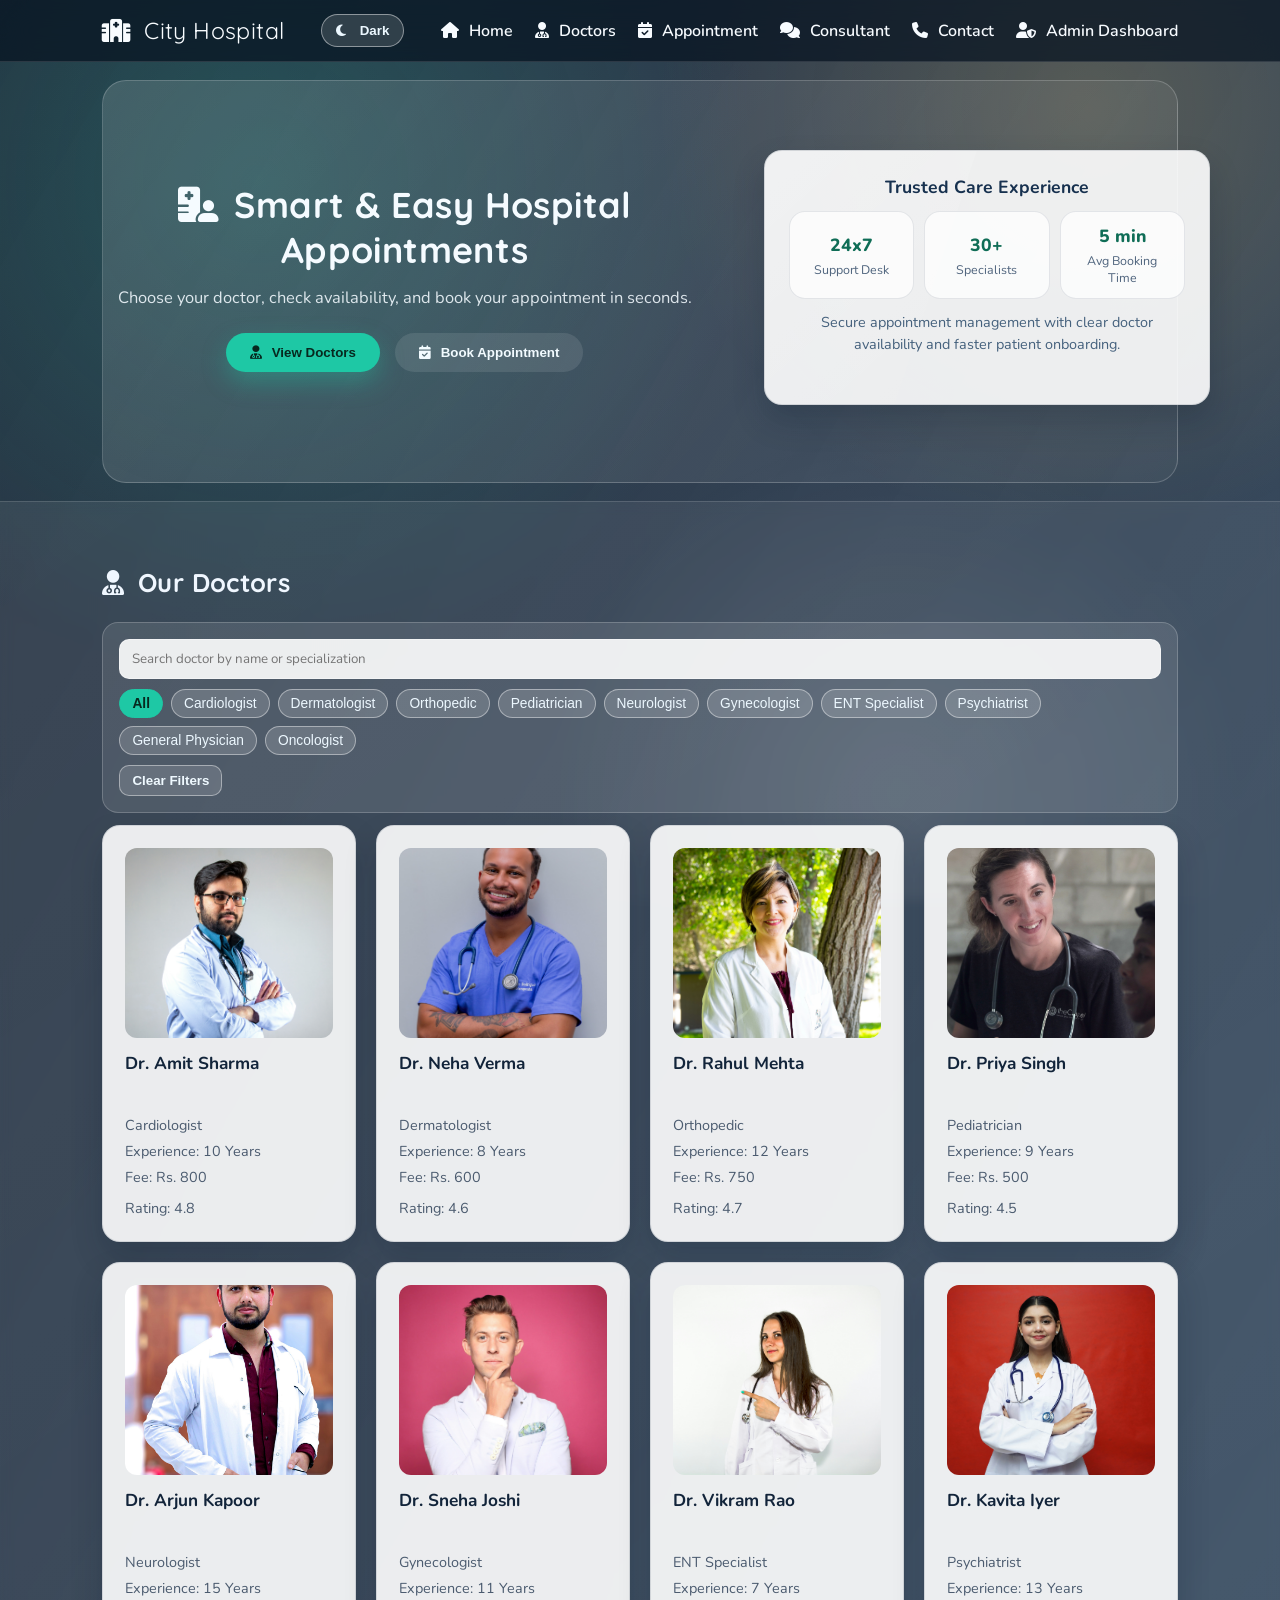
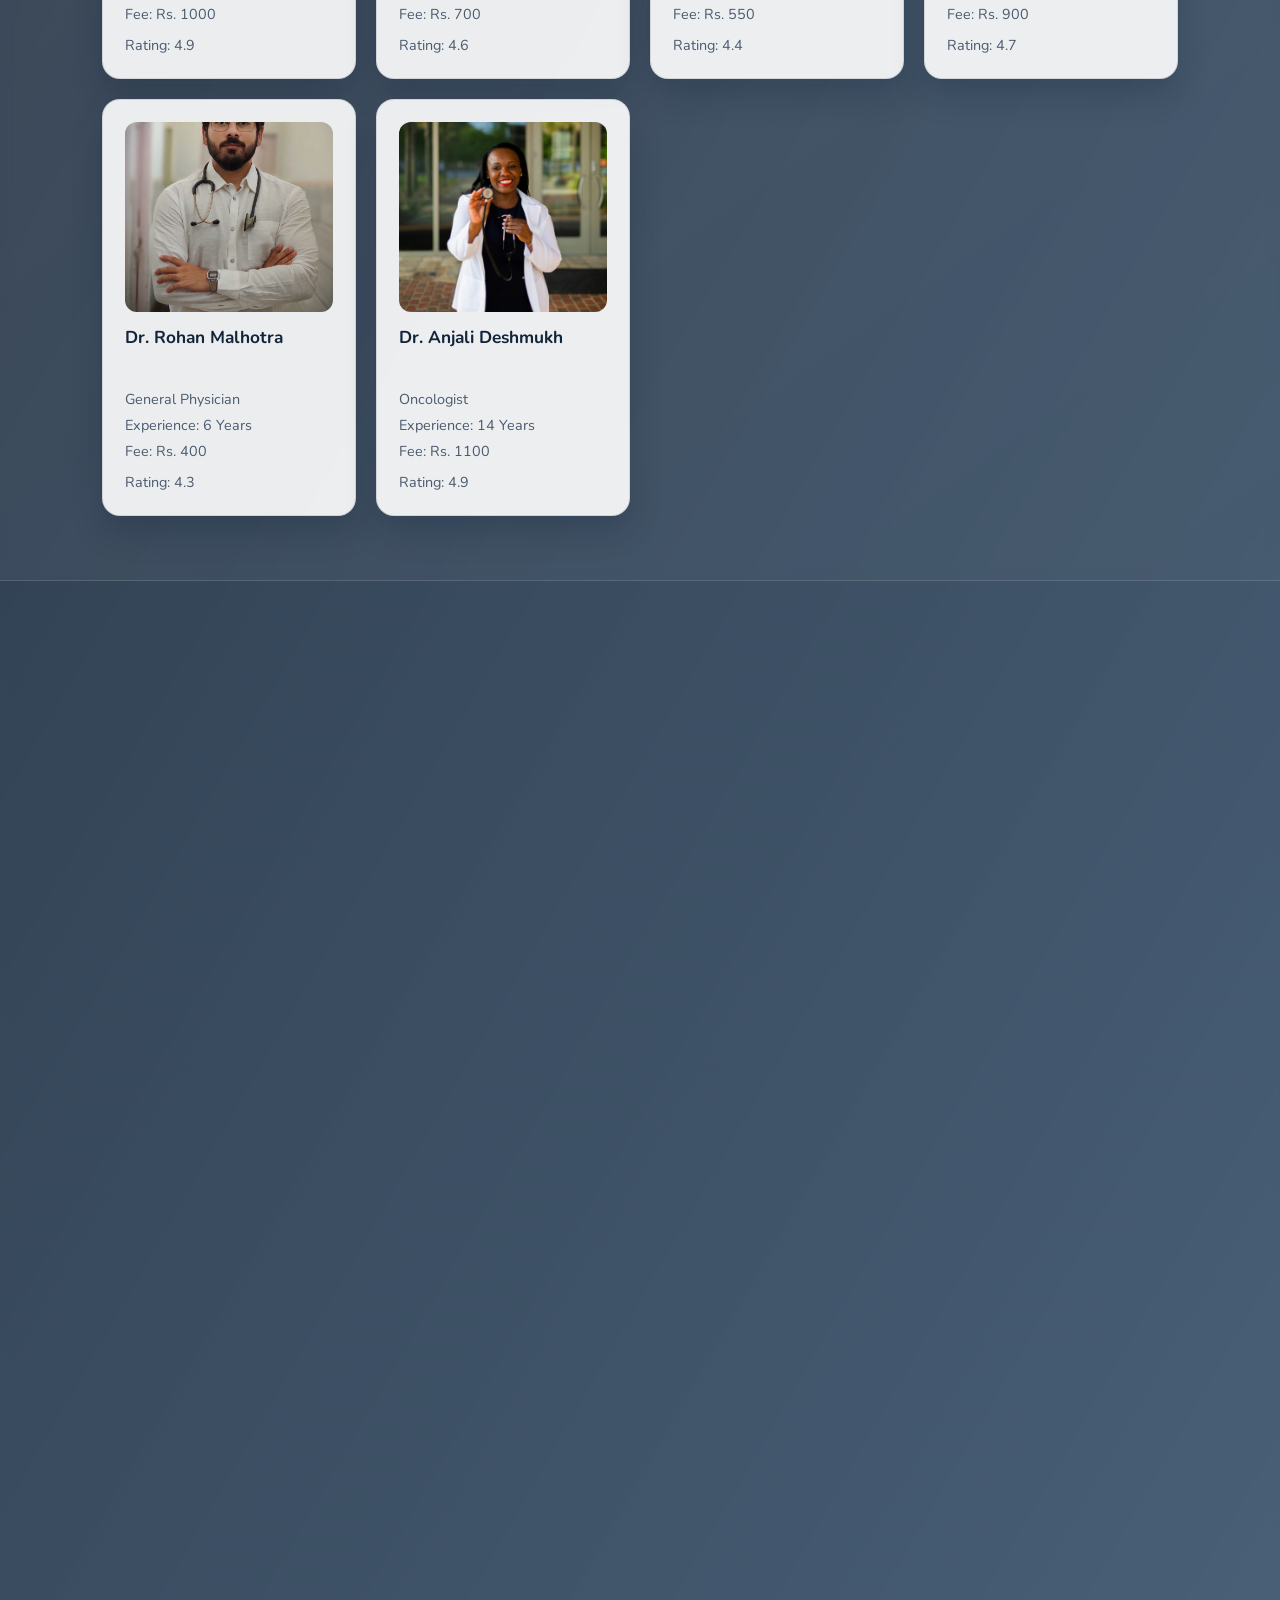
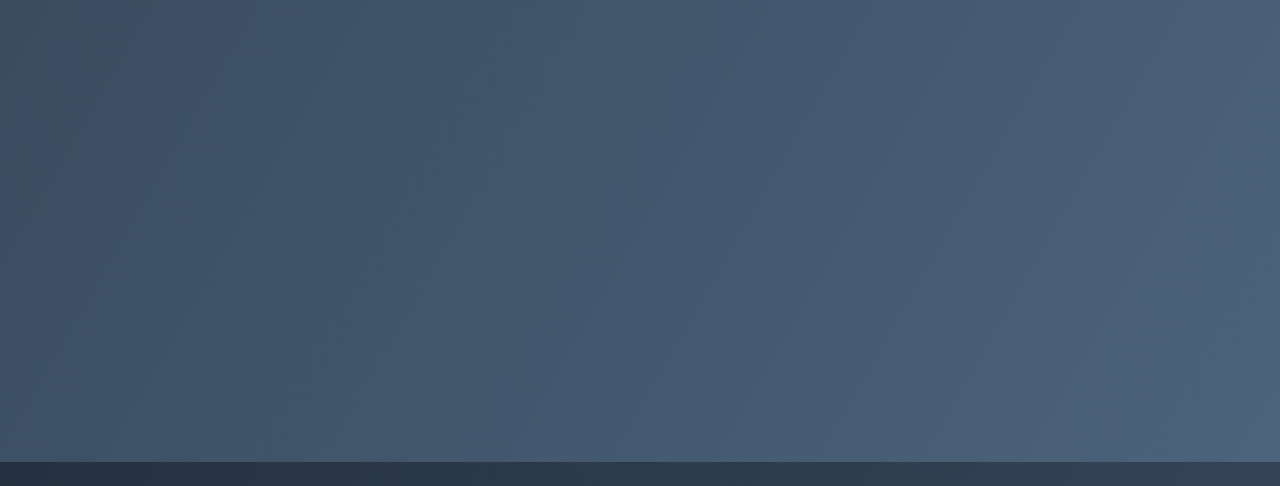
<file: index.html>
<!DOCTYPE html>
<html lang="en">
<head>
    <meta charset="UTF-8">
    <title>Hospital Management System</title>
    <meta name="viewport" content="width=device-width, initial-scale=1.0">

    <link rel="stylesheet" href="https://cdnjs.cloudflare.com/ajax/libs/font-awesome/6.5.1/css/all.min.css">

    <link rel="stylesheet" href="css/style.css">
    <link rel="stylesheet" href="css/layout.css">
    <link rel="stylesheet" href="css/responsive.css">
</head>
<body>

    <header>
        <nav class="navbar">
            <div class="logo">
                <i class="fa-solid fa-hospital"></i> City Hospital
            </div>

            <button id="theme-toggle" class="theme-toggle" type="button" aria-label="Toggle theme">
                <i class="fa-solid fa-moon"></i>
                <span>Dark</span>
            </button>

            <button
                id="nav-toggle"
                class="nav-toggle"
                type="button"
                aria-label="Toggle navigation menu"
                aria-expanded="false"
                aria-controls="primary-nav"
            >
                <i class="fa-solid fa-bars"></i>
            </button>

            <ul id="primary-nav" class="nav-links">
                <li>
                    <a href="#">
                        <i class="fa-solid fa-house"></i> Home
                    </a>
                </li>
                <li>
                    <a href="#doctors">
                        <i class="fa-solid fa-user-doctor"></i> Doctors
                    </a>
                </li>
                <li>
                    <a href="#appointment">
                        <i class="fa-solid fa-calendar-check"></i> Appointment
                    </a>
                </li>
                <li>
                    <a href="#consultant">
                        <i class="fa-solid fa-comments"></i> Consultant
                    </a>
                </li>
                <li>
                    <a href="#contact">
                        <i class="fa-solid fa-phone"></i> Contact
                    </a>
                </li>
                <li>
                    <a href="modal.html" id="admin-link" class="admin-link" target="_self">
                        <i class="fa-solid fa-user-shield"></i>
                        Admin Dashboard
                    </a>
                </li>
            </ul>
        </nav>
    </header>

    <main class="site-main">
        <section class="hero">
            <div class="section-shell">
                <div class="hero-grid">
                    <div class="hero-content">
                        <h1>
                            <i class="fa-solid fa-hospital-user"></i>
                            Smart & Easy Hospital Appointments
                        </h1>

                        <p>
                            Choose your doctor, check availability, and book your appointment in seconds.
                        </p>

                        <div class="hero-buttons">
                            <button id="scrollToDoctors" class="primary-btn">
                                <i class="fa-solid fa-user-doctor"></i>
                                View Doctors
                            </button>

                            <button id="scrollToAppointment" class="secondary-btn">
                                <i class="fa-solid fa-calendar-check"></i>
                                Book Appointment
                            </button>
                        </div>
                    </div>

                    <aside class="hero-panel" aria-label="Trusted care experience highlights">
                        <h3>Trusted Care Experience</h3>
                        <div class="hero-metrics">
                            <div class="metric-item">
                                <span class="metric-value">24x7</span>
                                <span class="metric-label">Support Desk</span>
                            </div>
                            <div class="metric-item">
                                <span class="metric-value">30+</span>
                                <span class="metric-label">Specialists</span>
                            </div>
                            <div class="metric-item">
                                <span class="metric-value">5 min</span>
                                <span class="metric-label">Avg Booking Time</span>
                            </div>
                        </div>
                        <p class="hero-note">
                            Secure appointment management with clear doctor availability and faster patient onboarding.
                        </p>
                    </aside>
                </div>
            </div>
        </section>

        <section id="doctors" class="doctors-section">
            <div class="section-shell">
                <h2>
                    <i class="fa-solid fa-user-doctor"></i>
                    Our Doctors
                </h2>

                <div class="doctor-tools">
                    <input id="doctor-search" class="doctor-search" type="text" placeholder="Search doctor by name or specialization">
                    <div id="specialization-chips" class="chip-group"></div>
                    <button id="clear-doctor-filters" class="filter-reset" type="button">Clear Filters</button>
                </div>

                <div id="doctor-container"></div>
            </div>
        </section>

        <section class="slots-section">
            <div class="section-shell">
                <h2>
                    <i class="fa-solid fa-clock"></i>
                    Available Slots
                </h2>

                <div class="date-picker">
                    <label for="appointment-date">
                        <i class="fa-solid fa-calendar-days"></i>
                        Select Date:
                    </label>
                    <input type="date" id="appointment-date">
                </div>

                <div id="slot-container"></div>
            </div>
        </section>

        <section id="consultant" class="consultant-section">
            <div class="section-shell">
                <h2>
                    <i class="fa-solid fa-comments"></i>
                    Chat With Consultant
                </h2>

                <div class="consultant-card">
                    <p class="consultant-subtext">Tell your symptoms and get doctor suggestions instantly.</p>

                    <textarea
                        id="consultant-input"
                        placeholder="Example: chest pain, breathing issue, high BP"
                        rows="4"
                    ></textarea>

                    <button id="consultant-send" type="button" class="primary-btn consultant-btn">
                        <i class="fa-solid fa-paper-plane"></i>
                        Get Suggestion
                    </button>

                    <div id="consultant-response" class="consultant-response"></div>
                </div>
            </div>
        </section>

        <section id="appointment" class="appointment-section">
            <div class="section-shell">
                <h2>
                    <i class="fa-solid fa-notes-medical"></i>
                    Book Appointment
                </h2>

                <div id="booking-stepper" class="booking-stepper">
                    <div class="step-item" data-step="1">
                        <span class="step-dot">1</span>
                        <span class="step-label">Choose Doctor</span>
                    </div>
                    <div class="step-item" data-step="2">
                        <span class="step-dot">2</span>
                        <span class="step-label">Pick Date</span>
                    </div>
                    <div class="step-item" data-step="3">
                        <span class="step-dot">3</span>
                        <span class="step-label">Select Slot</span>
                    </div>
                    <div class="step-item" data-step="4">
                        <span class="step-dot">4</span>
                        <span class="step-label">Patient Details</span>
                    </div>
                </div>

                <div class="appointment-layout">
                    <form id="appointment-form">
                        <div class="form-group">
                            <label for="patient-name">
                                <i class="fa-solid fa-user"></i> Full Name
                            </label>
                            <input type="text" id="patient-name" required>
                        </div>

                        <div class="form-group">
                            <label for="patient-age">
                                <i class="fa-solid fa-cake-candles"></i> Age
                            </label>
                            <input type="number" id="patient-age" required>
                        </div>

                        <div class="form-group">
                            <label for="patient-phone">
                                <i class="fa-solid fa-phone"></i> Phone Number
                            </label>
                            <input type="tel" id="patient-phone" required>
                        </div>

                        <input type="hidden" id="selected-doctor">
                        <input type="hidden" id="selected-slot">

                        <button type="submit">
                            <i class="fa-solid fa-check"></i> Confirm Booking
                        </button>
                    </form>

                    <aside class="booking-summary">
                        <h3>Booking Checklist</h3>
                        <div class="summary-status" id="summary-status">In Progress</div>
                        <div class="summary-grid">
                            <p><strong>Doctor:</strong> <span id="summary-doctor">Not selected</span></p>
                            <p><strong>Specialization:</strong> <span id="summary-specialization">-</span></p>
                            <p><strong>Date:</strong> <span id="summary-date">Not selected</span></p>
                            <p><strong>Slot:</strong> <span id="summary-slot">Not selected</span></p>
                            <p><strong>Patient:</strong> <span id="summary-patient">Not entered</span></p>
                            <p><strong>Phone:</strong> <span id="summary-phone">Not entered</span></p>
                        </div>
                    </aside>
                </div>
            </div>
        </section>

        <section class="confirmation-section">
            <div class="section-shell">
                <div id="confirmation-message"></div>
            </div>
        </section>
    </main>

    <footer id="contact">
        <p>
            <i class="fa-solid fa-truck-medical"></i>
            Emergency: +91 9876543210
        </p>
        <p>&copy; 2026 City Hospital. All Rights Reserved.</p>
    </footer>

    <div id="toast-container" class="toast-container" aria-live="polite" aria-atomic="true"></div>

    <script src="js/data.js"></script>
    <script src="js/main.js"></script>

</body>
</html>
</file>
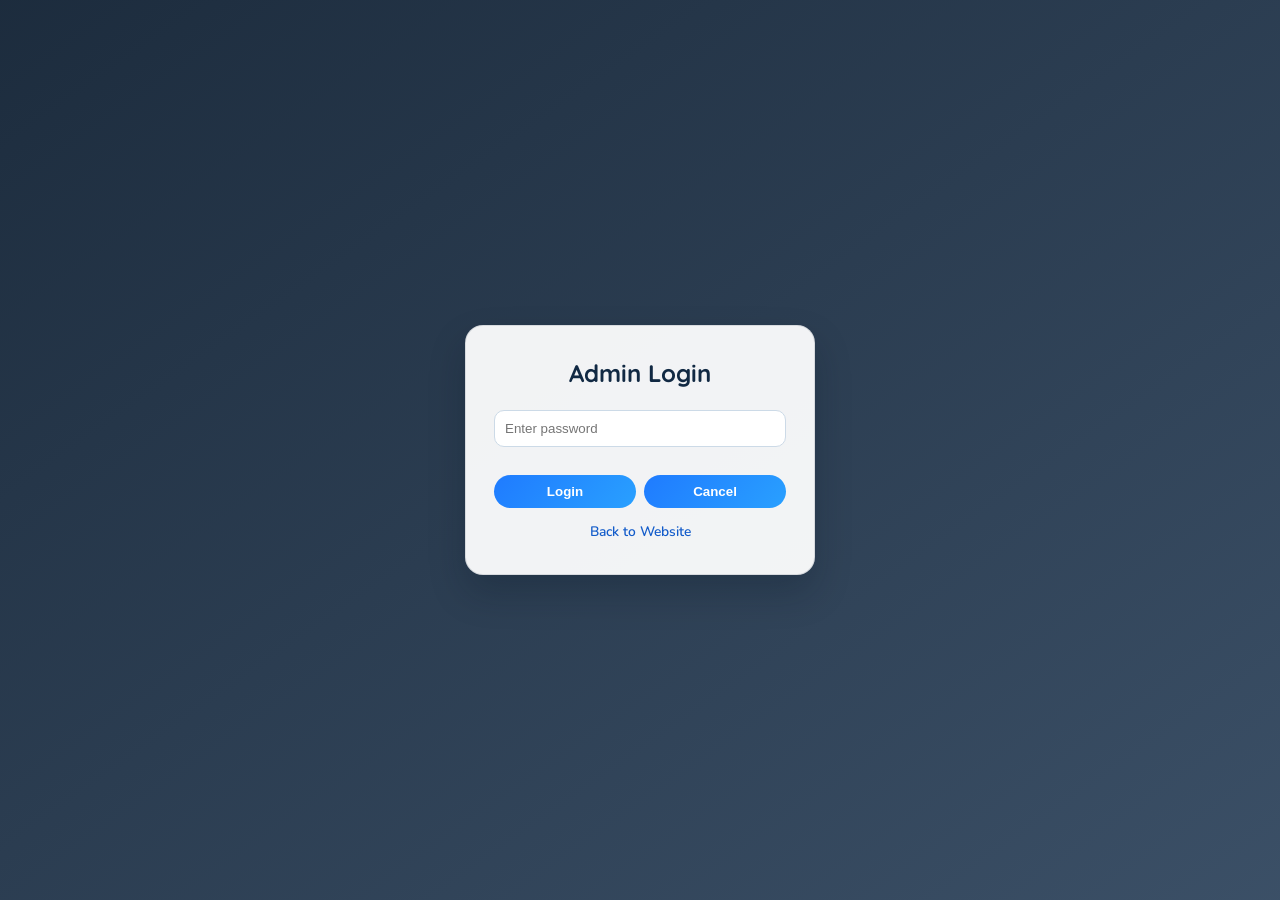
<file: admin-add-doctor.html>
<!DOCTYPE html>
<html lang="en">
<head>
    <meta charset="UTF-8">
    <title>Add Doctor</title>
    <meta name="viewport" content="width=device-width, initial-scale=1.0">
    <link rel="stylesheet" href="css/admin.css">
</head>
<body data-page="add-doctor">

<div class="dashboard">

    <aside class="sidebar">
        <h2 class="logo">Admin Panel</h2>
        <button id="sidebar-close" class="sidebar-close-btn" type="button" aria-label="Close menu">&times;</button>
        <ul class="menu">
            <li><a href="admin-dashboard.html" data-nav="dashboard">Dashboard</a></li>
            <li><a href="admin-doctors.html" data-nav="doctors">Doctors</a></li>
            <li><a href="admin-add-doctor.html" data-nav="add-doctor">Add Doctor</a></li>
            <li><a href="admin-bookings.html" data-nav="bookings">Bookings</a></li>
            <li><a href="index.html">Back to Website</a></li>
        </ul>
    </aside>

    <div id="overlay" class="overlay"></div>

    <main class="main-content">

        <header class="top-bar">
            <div class="top-left">
                <button id="menu-toggle" class="menu-btn" type="button" aria-label="Open menu">&#9776;</button>
                <h1>Add New Doctor</h1>
            </div>
            <button id="logout-btn">Logout</button>
        </header>

        <p class="page-subtitle">Create complete doctor profiles with slots and availability.</p>

        <section class="card">
            <div class="card-head">
                <h2>Doctor Details</h2>
            </div>
            <form id="add-doctor-form" class="doctor-form-grid">

                <div class="form-group">
                    <label>Name</label>
                    <input type="text" id="doc-name" required>
                </div>

                <div class="form-group">
                    <label>Specialization</label>
                    <input type="text" id="doc-specialization" required>
                </div>

                <div class="form-group">
                    <label>Experience (Years)</label>
                    <input type="number" id="doc-experience" required>
                </div>

                <div class="form-group">
                    <label>Fee (INR)</label>
                    <input type="number" id="doc-fee" required>
                </div>

                <div class="form-group">
                    <label>Rating</label>
                    <input type="number" step="0.1" min="1" max="5" id="doc-rating" required>
                </div>

                <div class="form-group">
                    <label>Image URL</label>
                    <input type="text" id="doc-image" required>
                </div>

                <div class="form-group form-span-full">
                    <label>Slots (comma separated)</label>
                    <input type="text" id="doc-slots" placeholder="10:00 AM, 11:00 AM, 12:00 PM">
                </div>

                <button type="submit" class="primary-btn form-span-full">
                    Add Doctor
                </button>

            </form>
        </section>

    </main>

</div>
<script src="js/data.js"></script>
<script src="js/admin.js"></script>
</body>
</html>
</file>
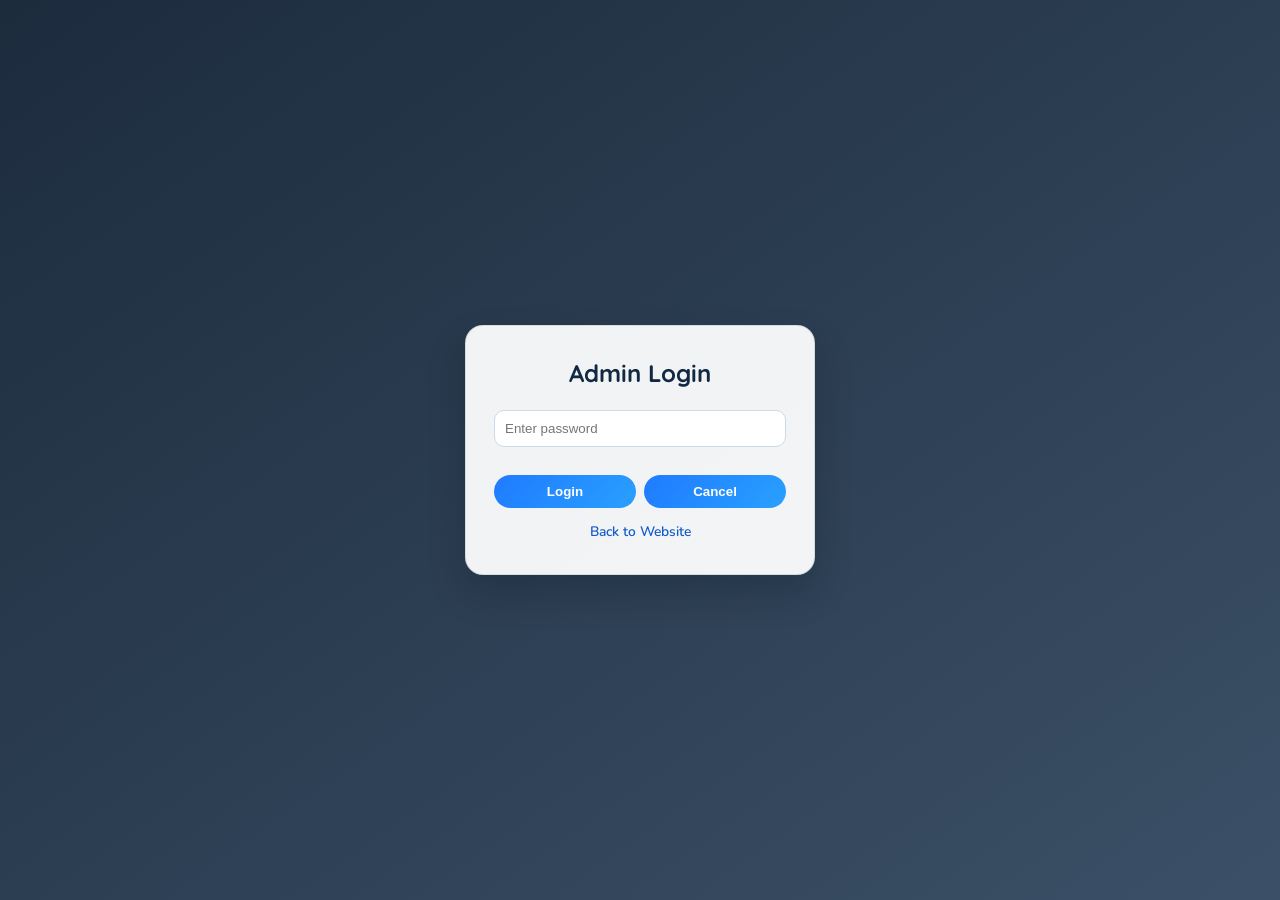
<file: admin-bookings.html>
<!DOCTYPE html>
<html lang="en">
<head>
    <meta charset="UTF-8">
    <title>Manage Bookings</title>
    <meta name="viewport" content="width=device-width, initial-scale=1.0">
    <link rel="stylesheet" href="css/admin.css">
</head>
<body data-page="bookings">

<div class="dashboard">

    <aside class="sidebar">
        <h2 class="logo">Admin Panel</h2>
        <button id="sidebar-close" class="sidebar-close-btn" type="button" aria-label="Close menu">&times;</button>
        <ul class="menu">
            <li><a href="admin-dashboard.html" data-nav="dashboard">Dashboard</a></li>
            <li><a href="admin-doctors.html" data-nav="doctors">Doctors</a></li>
            <li><a href="admin-add-doctor.html" data-nav="add-doctor">Add Doctor</a></li>
            <li><a href="admin-bookings.html" data-nav="bookings">Bookings</a></li>
            <li><a href="index.html">Back to Website</a></li>
        </ul>
    </aside>

    <div id="overlay" class="overlay"></div>

    <main class="main-content">

        <header class="top-bar">
            <div class="top-left">
                <button id="menu-toggle" class="menu-btn" type="button" aria-label="Open menu">&#9776;</button>
                <h1>All Bookings</h1>
            </div>
            <button id="logout-btn">Logout</button>
        </header>

        <p class="page-subtitle">Track appointments and quickly cancel if needed.</p>

        <section class="card">
            <div class="card-head">
                <h2>Recent Bookings</h2>
                <span class="pill-count" id="booking-count">0</span>
            </div>
            <div class="table-wrap">
                <table class="booking-table">
                    <thead>
                        <tr>
                            <th>Patient</th>
                            <th>Doctor</th>
                            <th>Date</th>
                            <th>Time</th>
                            <th>Action</th>
                        </tr>
                    </thead>
                    <tbody id="bookings-table-body"></tbody>
                </table>
            </div>
        </section>

    </main>

</div>
<script src="js/data.js"></script>
<script src="js/admin.js"></script>
</body>
</html>
</file>
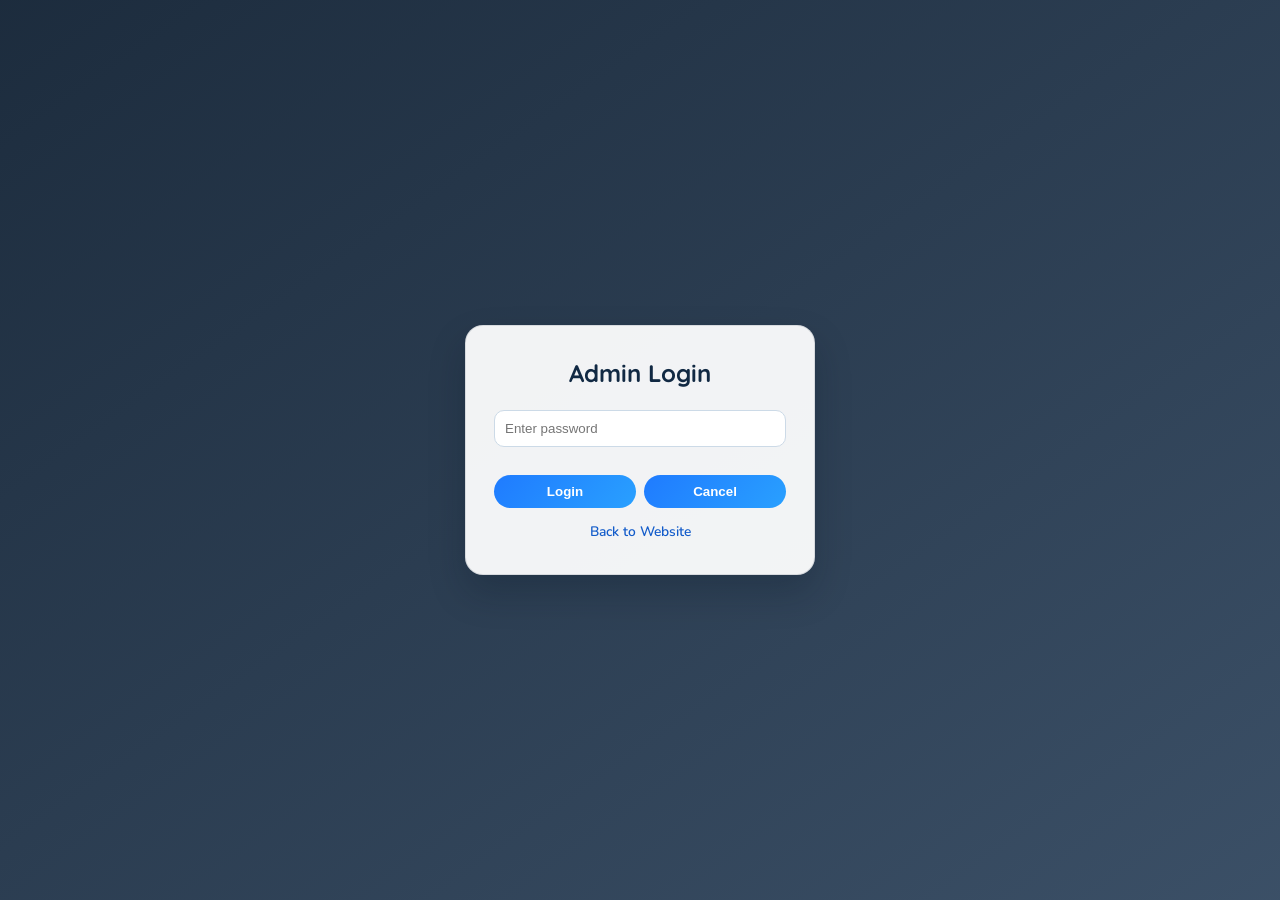
<file: admin-dashboard.html>
<!DOCTYPE html>
<html lang="en">
<head>
    <meta charset="UTF-8">
    <title>Admin Dashboard</title>
    <meta name="viewport" content="width=device-width, initial-scale=1.0">
    <link rel="stylesheet" href="css/admin.css">
</head>
<body data-page="dashboard">

<div class="dashboard">

    <aside class="sidebar">
        <h2 class="logo">Admin Panel</h2>
        <button id="sidebar-close" class="sidebar-close-btn" type="button" aria-label="Close menu">&times;</button>
        <ul class="menu">
            <li><a href="admin-dashboard.html" data-nav="dashboard">Dashboard</a></li>
            <li><a href="admin-doctors.html" data-nav="doctors">Doctors</a></li>
            <li><a href="admin-add-doctor.html" data-nav="add-doctor">Add Doctor</a></li>
            <li><a href="admin-bookings.html" data-nav="bookings">Bookings</a></li>
            <li><a href="index.html">Back to Website</a></li>
        </ul>
    </aside>

    <div id="overlay" class="overlay"></div>

    <main class="main-content">

        <header class="top-bar">
            <div class="top-left">
                <button id="menu-toggle" class="menu-btn" type="button" aria-label="Open menu">&#9776;</button>
                <h1>Dashboard Overview</h1>
            </div>
            <button id="logout-btn">Logout</button>
        </header>

        <p class="page-subtitle">
            Monitor doctors and bookings from one place.
            <span id="dashboard-date"></span>
        </p>

        <div class="dashboard-overview">
            <section class="card stats-card">
                <h2>Total Doctors</h2>
                <p id="total-doctors">0</p>
            </section>

            <section class="card stats-card">
                <h2>Total Bookings</h2>
                <p id="total-bookings">0</p>
            </section>

            <section class="card stats-card">
                <h2>Today's Bookings</h2>
                <p id="today-bookings">0</p>
            </section>
        </div>

        <section class="card quick-actions">
            <h2>Quick Actions</h2>
            <div class="quick-grid">
                <a class="quick-link" href="admin-add-doctor.html">Add New Doctor</a>
                <a class="quick-link" href="admin-doctors.html">Manage Doctors</a>
                <a class="quick-link" href="admin-bookings.html">Review Bookings</a>
            </div>
        </section>

    </main>

</div>

<script src="js/data.js"></script>
<script src="js/admin.js"></script>
</body>
</html>
</file>
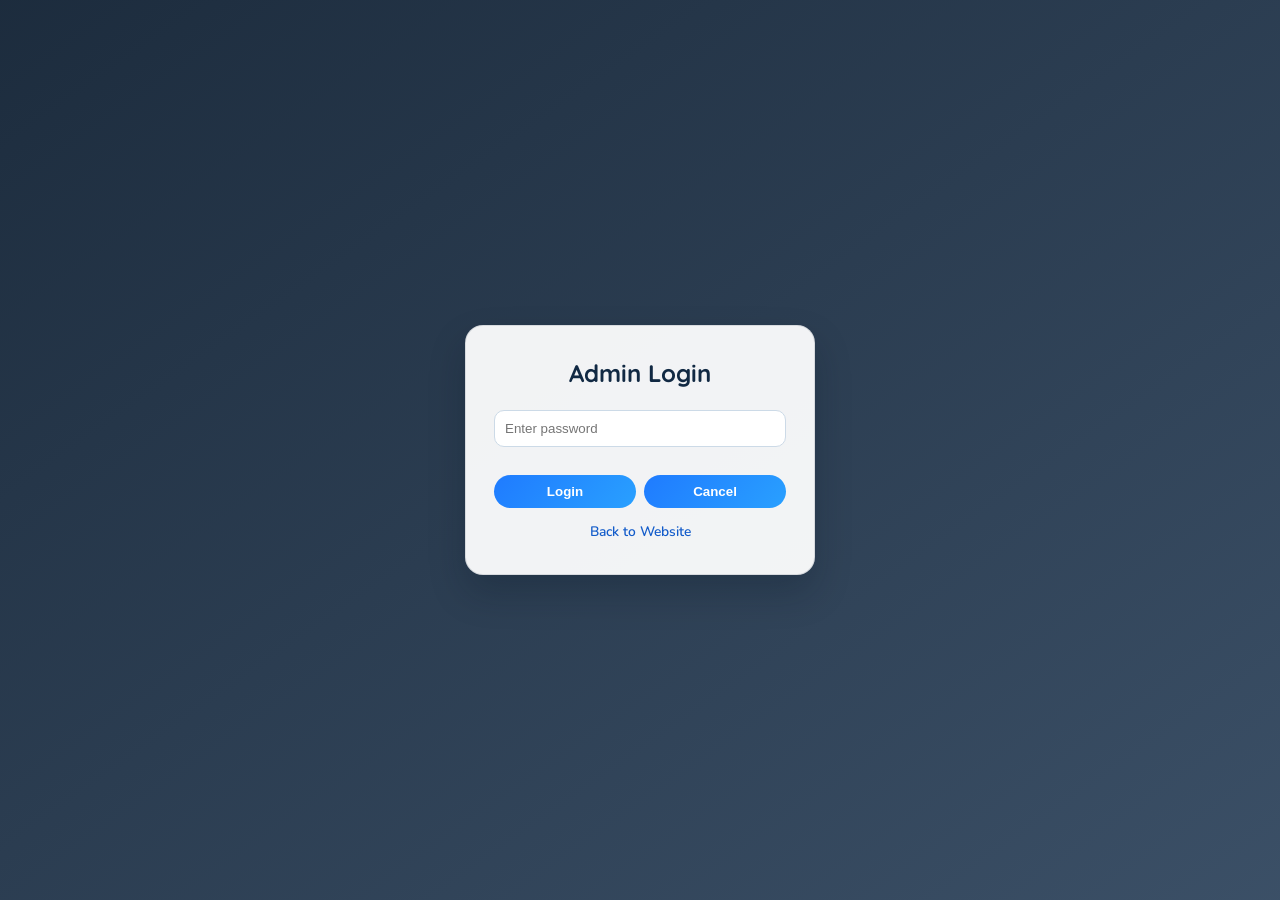
<file: admin-doctors.html>
<!DOCTYPE html>
<html lang="en">
<head>
    <meta charset="UTF-8">
    <title>Manage Doctors</title>
    <meta name="viewport" content="width=device-width, initial-scale=1.0">
    <link rel="stylesheet" href="css/admin.css">
</head>
<body data-page="doctors">

<div class="dashboard">

    <aside class="sidebar">
        <h2 class="logo">Admin Panel</h2>
        <button id="sidebar-close" class="sidebar-close-btn" type="button" aria-label="Close menu">&times;</button>
        <ul class="menu">
            <li><a href="admin-dashboard.html" data-nav="dashboard">Dashboard</a></li>
            <li><a href="admin-doctors.html" data-nav="doctors">Doctors</a></li>
            <li><a href="admin-add-doctor.html" data-nav="add-doctor">Add Doctor</a></li>
            <li><a href="admin-bookings.html" data-nav="bookings">Bookings</a></li>
            <li><a href="index.html">Back to Website</a></li>
        </ul>
    </aside>

    <div id="overlay" class="overlay"></div>

    <main class="main-content">

        <header class="top-bar">
            <div class="top-left">
                <button id="menu-toggle" class="menu-btn" type="button" aria-label="Open menu">&#9776;</button>
                <h1>Doctors List</h1>
            </div>
            <button id="logout-btn">Logout</button>
        </header>

        <p class="page-subtitle">Manage all listed doctors and keep specialties updated.</p>

        <section class="card">
            <div class="card-head">
                <h2>Active Doctors</h2>
                <span class="pill-count" id="doctor-count">0</span>
            </div>
            <div id="doctor-list"></div>
        </section>

    </main>

</div>
<script src="js/data.js"></script>
<script src="js/admin.js"></script>
</body>
</html>
</file>
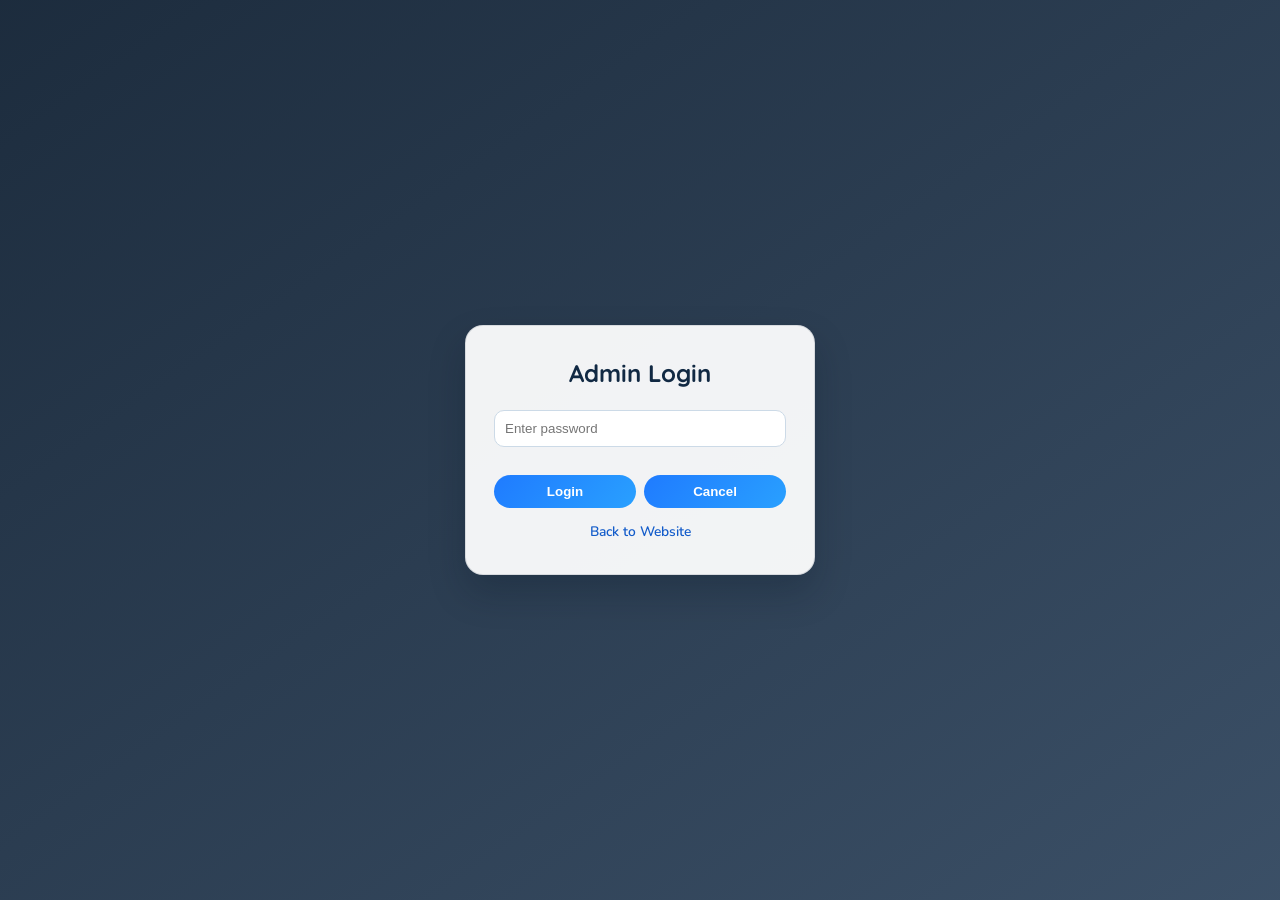
<file: modal.html>
<!DOCTYPE html>
<html lang="en">
<head>
    <meta charset="UTF-8">
    <title>Admin Login</title>
    <meta name="viewport" content="width=device-width, initial-scale=1.0">

    <link rel="stylesheet" href="css/admin.css">
</head>
<body>

<div class="login-container">

    <div class="login-card">
        <h2>Admin Login</h2>

        <input type="password" id="admin-password" placeholder="Enter password">

        <p id="error-message" class="error-text"></p>

        <div class="login-buttons">
            <button id="login-btn">Login</button>
            <button id="cancel-btn">Cancel</button>
        </div>

        <a href="index.html" class="back-link">Back to Website</a>
    </div>

</div>

<script src="js/modal.js"></script>

</body>
</html>
</file>
<file: css/style.css>
/* ================= FONTS ================= */
@import url('https://fonts.googleapis.com/css2?family=Nunito:wght@400;500;600;700&family=Quicksand:wght@500;600;700&display=swap');

/* ================= THEME ================= */
:root {
    --bg-deep: #071425;
    --bg-mid: #0f2f4f;
    --brand: #1ec8a5;
    --brand-dark: #15967d;
    --accent: #ffd166;
    --card: rgba(255, 255, 255, 0.9);
    --text-main: #12243a;
    --text-soft: #4b5b6f;
    --line: rgba(18, 36, 58, 0.12);
    --shadow-soft: 0 18px 40px rgba(6, 22, 38, 0.2);
    --glass-bg: rgba(255, 255, 255, 0.1);
    --glass-bg-strong: rgba(255, 255, 255, 0.9);
    --glass-border: rgba(255, 255, 255, 0.2);
    --surface-radius: 16px;
    --surface-radius-lg: 18px;
    --surface-padding: 20px;
    --surface-shadow: 0 16px 32px rgba(6, 22, 38, 0.2);
}

/* ================= RESET ================= */
* {
    margin: 0;
    padding: 0;
    box-sizing: border-box;
}

html {
    scroll-behavior: smooth;
}

body {
    font-family: 'Nunito', sans-serif;
    color: var(--text-main);
    min-height: 100vh;
    background:
        linear-gradient(120deg, rgba(7, 20, 37, 0.88), rgba(15, 47, 79, 0.75)),
        url('https://images.unsplash.com/photo-1585435557343-3b092031a831?auto=format&fit=crop&w=2000&q=80') center/cover fixed;
    position: relative;
    overflow-x: hidden;
    transition: color 0.45s ease;
}

body::before {
    content: '';
    position: fixed;
    inset: 0;
    background:
        radial-gradient(circle at 20% 20%, rgba(30, 200, 165, 0.2), transparent 40%),
        radial-gradient(circle at 85% 12%, rgba(255, 209, 102, 0.18), transparent 32%),
        radial-gradient(circle at 70% 88%, rgba(255, 255, 255, 0.1), transparent 30%);
    pointer-events: none;
    z-index: -1;
    opacity: 1;
    transition: opacity 0.6s ease;
}

body::after {
    content: '';
    position: fixed;
    inset: 0;
    background:
        linear-gradient(120deg, rgba(230, 244, 255, 0.88), rgba(208, 232, 255, 0.8)),
        url('https://images.unsplash.com/photo-1587351021759-3e566b3db4f6?auto=format&fit=crop&w=2000&q=80') center/cover fixed;
    pointer-events: none;
    z-index: -1;
    opacity: 0;
    transition: opacity 0.6s ease;
}

body.theme-light::before {
    opacity: 0;
}

body.theme-light::after {
    opacity: 1;
}

body.theme-switching,
body.theme-switching *,
body.theme-switching *::before,
body.theme-switching *::after {
    transition-property: color, background-color, border-color, box-shadow, opacity;
    transition-duration: 0.45s;
    transition-timing-function: ease;
}

/* ================= NAVBAR DESIGN ================= */
header {
    position: sticky;
    top: 0;
    z-index: 10;
}

.navbar {
    padding: 14px 8%;
    color: #f8fcff;
    backdrop-filter: blur(14px);
    background: rgba(6, 18, 33, 0.72);
    border-bottom: 1px solid rgba(255, 255, 255, 0.12);
}

.logo {
    font-family: 'Quicksand', sans-serif;
    font-size: 1.45rem;
    letter-spacing: 0.4px;
}

.nav-links {
    list-style: none;
    gap: 22px;
}

.nav-links a,
.admin-link {
    text-decoration: none;
    color: #f7fbff;
    font-weight: 600;
    position: relative;
    transition: color 0.2s ease;
}

.nav-links a::after,
.admin-link::after {
    content: '';
    position: absolute;
    left: 0;
    bottom: -4px;
    width: 100%;
    height: 2px;
    transform: scaleX(0);
    transform-origin: right;
    background: var(--brand);
    transition: transform 0.25s ease;
}

.nav-links a:hover,
.admin-link:hover {
    color: #dffef7;
}

.nav-links a:hover::after,
.admin-link:hover::after {
    transform-origin: left;
    transform: scaleX(1);
}

.nav-toggle {
    display: none;
    border: 1px solid rgba(255, 255, 255, 0.45);
    background: rgba(255, 255, 255, 0.14);
    color: #ecf8ff;
    border-radius: 10px;
    width: 42px;
    height: 42px;
    cursor: pointer;
    align-items: center;
    justify-content: center;
    font-size: 1.05rem;
    transition: transform 0.2s ease, background-color 0.2s ease;
}

.nav-toggle:hover {
    transform: translateY(-1px);
    background: rgba(255, 255, 255, 0.25);
}

/* ================= HERO DESIGN ================= */
.hero {
    padding: 88px 20px 96px;
    color: #f5fbff;
    text-align: center;
    position: relative;
    animation: fadeIn 0.75s ease;
}

.hero::before {
    content: '';
    position: absolute;
    inset: 18px 8%;
    border: 1px solid rgba(255, 255, 255, 0.2);
    border-radius: 24px;
    background: linear-gradient(130deg, rgba(255, 255, 255, 0.14), rgba(255, 255, 255, 0.04));
    backdrop-filter: blur(2px);
    z-index: -1;
}

.hero h1 {
    font-family: 'Quicksand', sans-serif;
    font-size: clamp(2rem, 2.8vw, 3rem);
    margin-bottom: 14px;
    letter-spacing: 0.4px;
}

.hero p {
    max-width: 700px;
    margin: 0 auto 24px;
    color: rgba(244, 251, 255, 0.88);
    font-size: 1.03rem;
}

.hero button {
    border: none;
    border-radius: 999px;
    padding: 12px 24px;
    font-weight: 700;
    cursor: pointer;
    transition: transform 0.25s ease, box-shadow 0.25s ease, background-color 0.25s ease;
    transform: translateZ(0);
    will-change: transform;
}

.hero-buttons {
    margin-top: 10px;
    display: flex;
    gap: 15px;
    justify-content: center;
    flex-wrap: wrap;
}

.primary-btn {
    background: var(--brand);
    color: #07291f;
    box-shadow: 0 10px 24px rgba(30, 200, 165, 0.35);
}

.secondary-btn {
    background: rgba(255, 255, 255, 0.1);
    border: 1px solid rgba(255, 255, 255, 0.45);
    color: #f2fbff;
}

.primary-btn:hover,
.secondary-btn:hover {
    transform: perspective(700px) translateY(-2px) rotateX(-5deg);
}

.primary-btn:hover {
    background: #27dcb5;
    box-shadow: 0 14px 26px rgba(30, 200, 165, 0.4);
}

.secondary-btn:hover {
    background: rgba(255, 255, 255, 0.2);
    box-shadow: 0 10px 24px rgba(7, 20, 37, 0.28);
}

.primary-btn:active,
.secondary-btn:active {
    transform: perspective(700px) translateY(1px) rotateX(0deg) scale(0.99);
}

/* ================= SECTION COMMON ================= */
section {
    padding: 64px 8%;
}

section h2 {
    margin-bottom: 24px;
    font-family: 'Quicksand', sans-serif;
    font-size: clamp(1.5rem, 2vw, 2rem);
    color: #f0f7ff;
    letter-spacing: 0.35px;
}

/* ================= DOCTOR CARD ================= */
.doctor-card {
    background: var(--glass-bg-strong);
    border: 1px solid var(--line);
    padding: 22px;
    width: 260px;
    border-radius: var(--surface-radius-lg);
    box-shadow: var(--surface-shadow);
    cursor: pointer;
    position: relative;
    display: flex;
    flex-direction: column;
    height: 100%;
    transform-style: preserve-3d;
    transform: translateZ(0);
    transition: transform 0.32s ease, box-shadow 0.32s ease, border-color 0.25s ease;
    animation: riseUp 0.55s ease both;
    will-change: transform;
}

.doctor-card:hover {
    transform: perspective(1100px) translateY(-9px) rotateX(6deg) rotateY(-4deg);
    box-shadow: 0 28px 48px rgba(6, 22, 38, 0.3);
}

.doctor-card h3 {
    margin-bottom: 10px;
    font-size: 1.08rem;
    line-height: 1.35;
    min-height: 2.8em;
}

.doctor-card p {
    font-size: 0.9rem;
    color: var(--text-soft);
    margin-top: 5px;
    line-height: 1.45;
}

.doctor-card p:last-child {
    margin-top: auto;
    padding-top: 10px;
}

.doctor-img {
    width: 100%;
    height: 190px;
    overflow: hidden;
    border-radius: 12px;
    margin-bottom: 14px;
    transform: translateZ(14px);
}

.doctor-img img {
    width: 100%;
    height: 100%;
    object-fit: cover;
    object-position: center;
    transition: transform 0.35s ease;
}

.doctor-card:hover img {
    transform: scale(1.07) translateZ(16px);
}

/* ================= DATE PICKER ================= */
.date-picker {
    margin: 18px 0 26px;
    display: flex;
    flex-direction: column;
    gap: 8px;
    align-items: flex-start;
}

.date-picker label {
    font-weight: 600;
    color: #ebf5ff;
    font-size: 0.95rem;
}

.date-picker input[type='date'] {
    padding: 10px 12px;
    border: 1px solid rgba(255, 255, 255, 0.36);
    background: rgba(255, 255, 255, 0.9);
    border-radius: 9px;
    font-size: 0.9rem;
    outline: none;
    cursor: pointer;
    transition: box-shadow 0.2s ease, border-color 0.2s ease;
}

.date-picker input[type='date']:hover {
    border-color: var(--brand);
}

.date-picker input[type='date']:focus {
    box-shadow: 0 0 0 3px rgba(30, 200, 165, 0.28);
}

/* ================= SLOT STYLE ================= */
.slot {
    padding: 10px 18px;
    background: linear-gradient(135deg, #21ba84, #159e70);
    color: white;
    border-radius: 999px;
    cursor: pointer;
    transition: transform 0.2s ease, box-shadow 0.2s ease;
    box-shadow: 0 8px 16px rgba(21, 158, 112, 0.3);
}

.slot:hover {
    transform: translateY(-2px);
}

.slot.booked {
    background: linear-gradient(135deg, #f06d6d, #d84646);
    pointer-events: none;
    color: white;
    box-shadow: none;
}

.slot.active {
    background: linear-gradient(135deg, #4f8df6, #2664ca);
    color: white;
}

/* ================= FORM DESIGN ================= */
form {
    background: var(--glass-bg-strong);
    padding: 24px;
    border-radius: var(--surface-radius-lg);
    border: 1px solid var(--line);
    box-shadow: var(--surface-shadow);
}

.form-group {
    margin-bottom: 15px;
}

form label {
    display: block;
    margin-bottom: 6px;
    font-weight: 600;
    color: #203247;
}

form input {
    width: 100%;
    padding: 9px 10px;
    border-radius: 9px;
    border: 1px solid #c6d4e1;
    transition: border-color 0.2s ease, box-shadow 0.2s ease;
}

form input:focus {
    outline: none;
    border-color: var(--brand);
    box-shadow: 0 0 0 3px rgba(30, 200, 165, 0.2);
}

form button {
    width: 100%;
    padding: 11px;
    background: linear-gradient(120deg, #1a6dff, #2b9aff);
    color: white;
    border: none;
    border-radius: 10px;
    cursor: pointer;
    font-weight: 700;
    transition: transform 0.2s ease, box-shadow 0.2s ease;
}

form button:hover {
    transform: translateY(-1px);
    box-shadow: 0 10px 18px rgba(26, 109, 255, 0.3);
}

/* ================= CONFIRMATION ================= */
#confirmation-message {
    margin-top: 16px;
    font-weight: 700;
    color: #d8ffe9;
    line-height: 1.6;
}

i {
    margin-right: 6px;
}

.doctor-card.selected {
    border: 2px solid var(--brand);
    transform: perspective(1100px) translateY(-4px) rotateX(2deg);
}

/* ================= FOOTER ================= */
footer {
    background: rgba(6, 18, 33, 0.78);
    border-top: 1px solid rgba(255, 255, 255, 0.14);
    color: #f1f8ff;
    padding: 16px;
    text-align: center;
}

/* ================= SCROLL REVEAL ================= */
.reveal {
    opacity: 0;
    transform: translateY(24px);
    transition: opacity 0.6s ease, transform 0.6s ease;
    will-change: opacity, transform;
}

.reveal.in-view {
    opacity: 1;
    transform: translateY(0);
}

@media (prefers-reduced-motion: reduce) {
    .reveal {
        opacity: 1;
        transform: none;
        transition: none;
    }

    .hero-panel,
    .hero-panel::after,
    .doctor-card,
    .primary-btn,
    .secondary-btn {
        transition: none;
        transform: none;
    }
}

/* ================= ANIMATIONS ================= */
@keyframes fadeIn {
    from {
        opacity: 0;
        transform: translateY(10px);
    }
    to {
        opacity: 1;
        transform: translateY(0);
    }
}

@keyframes riseUp {
    from {
        opacity: 0;
        transform: translateY(16px);
    }
    to {
        opacity: 1;
        transform: translateY(0);
    }
}

@media (max-width: 600px) {
    .date-picker {
        width: 100%;
    }

    .date-picker input[type='date'] {
        width: 100%;
    }
}

/* ================= THEME TOGGLE ================= */
.theme-toggle {
    display: inline-flex;
    align-items: center;
    gap: 8px;
    border: 1px solid rgba(255, 255, 255, 0.45);
    background: rgba(255, 255, 255, 0.14);
    color: #ecf8ff;
    border-radius: 999px;
    padding: 8px 14px;
    font-weight: 700;
    cursor: pointer;
    transition: transform 0.2s ease, background-color 0.2s ease;
}

.theme-toggle:hover {
    transform: translateY(-1px);
    background: rgba(255, 255, 255, 0.25);
}

/* ================= CONSULTANT CHAT ================= */
.consultant-section {
    background: linear-gradient(145deg, rgba(255, 255, 255, 0.08), rgba(255, 255, 255, 0.02));
}

.consultant-card {
    max-width: 760px;
    margin: 0 auto;
    background: var(--glass-bg-strong);
    border: 1px solid var(--line);
    border-radius: var(--surface-radius-lg);
    padding: 24px;
    box-shadow: var(--surface-shadow);
}

.consultant-subtext {
    margin-bottom: 12px;
    color: var(--text-soft);
}

#consultant-input {
    width: 100%;
    border: 1px solid #c6d4e1;
    border-radius: 10px;
    padding: 12px;
    font-family: 'Nunito', sans-serif;
    resize: vertical;
    min-height: 100px;
}

#consultant-input:focus {
    outline: none;
    border-color: var(--brand);
    box-shadow: 0 0 0 3px rgba(30, 200, 165, 0.2);
}

.consultant-btn {
    margin-top: 12px;
}

.consultant-response {
    margin-top: 15px;
}

.consultant-bubble {
    background: #f2f8ff;
    border: 1px solid #d7e6f7;
    border-radius: 12px;
    padding: 14px;
    color: #17314f;
    line-height: 1.55;
}

.consultant-bubble ul {
    margin: 8px 0 6px 18px;
}

.consultant-note {
    font-size: 0.9rem;
    color: #365276;
}

.consultant-error {
    background: #fff1f1;
    border-color: #f6c5c5;
    color: #8f1d1d;
}

/* ================= VALIDATION MESSAGE ================= */
.success-message {
    color: #d8ffe9;
}

.error-message {
    color: #ffd1d1;
}

/* ================= LIGHT THEME OVERRIDES ================= */
body.theme-light {
    color: #0f2742;
}

body.theme-light .navbar,
body.theme-light footer {
    background: rgba(240, 248, 255, 0.86);
    color: #0f2742;
    border-color: rgba(11, 59, 117, 0.15);
}

body.theme-light .logo,
body.theme-light .nav-links a,
body.theme-light .admin-link,
body.theme-light .date-picker label,
body.theme-light section h2,
body.theme-light #confirmation-message,
body.theme-light .top-bar h1 {
    color: #0f2742;
}

body.theme-light .nav-links a:hover,
body.theme-light .admin-link:hover {
    color: #0a5bbb;
}

body.theme-light .theme-toggle {
    border-color: rgba(11, 59, 117, 0.25);
    color: #0f2742;
    background: rgba(16, 80, 154, 0.08);
}

body.theme-light .nav-toggle {
    border-color: rgba(11, 59, 117, 0.25);
    color: #0f2742;
    background: rgba(16, 80, 154, 0.08);
}

body.theme-light .hero::before,
body.theme-light .doctors-section,
body.theme-light .slots-section,
body.theme-light .consultant-section,
body.theme-light .appointment-section,
body.theme-light .confirmation-section {
    background: linear-gradient(145deg, rgba(255, 255, 255, 0.65), rgba(255, 255, 255, 0.32));
    border-color: rgba(16, 80, 154, 0.14);
}

body.theme-light .hero,
body.theme-light .hero p {
    color: #0f2742;
}

body.theme-light .secondary-btn {
    color: #0f2742;
    border-color: rgba(15, 39, 66, 0.35);
    background: rgba(255, 255, 255, 0.6);
}

body.theme-light .success-message {
    color: #0b7a4e;
}

body.theme-light .error-message {
    color: #b42332;
}

/* ================= DOCTOR FILTERS ================= */
.doctor-tools {
    background: var(--glass-bg);
    border: 1px solid var(--glass-border);
    border-radius: var(--surface-radius);
    padding: 16px;
    margin-bottom: 22px;
}

.doctor-search {
    width: 100%;
    border: 1px solid rgba(255, 255, 255, 0.35);
    background: rgba(255, 255, 255, 0.9);
    color: #17314f;
    border-radius: 10px;
    padding: 10px 12px;
    font-family: 'Nunito', sans-serif;
    margin-bottom: 10px;
}

.doctor-search:focus {
    outline: none;
    border-color: var(--brand);
    box-shadow: 0 0 0 3px rgba(30, 200, 165, 0.22);
}

.chip-group {
    display: flex;
    flex-wrap: wrap;
    gap: 8px;
}

.filter-chip {
    border: 1px solid rgba(255, 255, 255, 0.42);
    background: rgba(255, 255, 255, 0.16);
    color: #edf8ff;
    border-radius: 999px;
    padding: 6px 12px;
    font-size: 0.86rem;
    cursor: pointer;
    transition: transform 0.2s ease, background-color 0.2s ease;
}

.filter-chip:hover {
    transform: translateY(-1px);
}

.filter-chip.active {
    background: var(--brand);
    border-color: var(--brand);
    color: #07291f;
    font-weight: 700;
}

.filter-reset {
    margin-top: 10px;
    border: 1px solid rgba(255, 255, 255, 0.42);
    background: rgba(255, 255, 255, 0.14);
    color: #eff9ff;
    border-radius: 10px;
    padding: 7px 12px;
    cursor: pointer;
    font-weight: 600;
}

.filter-reset:hover {
    background: rgba(255, 255, 255, 0.24);
}

.empty-state {
    color: #f5d9d9;
    font-weight: 600;
}

/* ================= BOOKING STEPPER ================= */
.booking-stepper {
    display: grid;
    grid-template-columns: repeat(4, minmax(0, 1fr));
    gap: 10px;
    width: 100%;
    max-width: 850px;
    margin: 0 auto 18px;
}

.step-item {
    background: var(--glass-bg);
    border: 1px solid var(--glass-border);
    border-radius: var(--surface-radius);
    padding: 11px 12px;
    min-height: 52px;
    display: flex;
    align-items: center;
    gap: 8px;
    color: #eaf5ff;
    transition: border-color 0.2s ease, background-color 0.2s ease;
}

.step-dot {
    width: 24px;
    height: 24px;
    border-radius: 50%;
    display: inline-flex;
    align-items: center;
    justify-content: center;
    border: 1px solid rgba(255, 255, 255, 0.45);
    font-size: 0.8rem;
    font-weight: 700;
}

.step-label {
    font-size: 0.85rem;
    font-weight: 600;
}

.step-item.active {
    border-color: var(--accent);
    background: rgba(255, 209, 102, 0.18);
}

.step-item.active .step-dot {
    border-color: var(--accent);
    color: #ffe9b0;
}

.step-item.completed {
    border-color: var(--brand);
    background: rgba(30, 200, 165, 0.18);
}

.step-item.completed .step-dot {
    background: var(--brand);
    border-color: var(--brand);
    color: #07291f;
}

/* ================= TOAST ================= */
.toast-container {
    position: fixed;
    top: 86px;
    right: 18px;
    z-index: 9999;
    display: flex;
    flex-direction: column;
    gap: 10px;
    max-width: 340px;
}

.toast {
    display: flex;
    align-items: center;
    gap: 8px;
    background: rgba(255, 255, 255, 0.94);
    color: #132e4a;
    border-left: 4px solid #89a8c7;
    border-radius: 10px;
    padding: 11px 12px;
    box-shadow: 0 12px 28px rgba(6, 22, 38, 0.25);
    animation: toastIn 0.24s ease;
}

.toast-success {
    border-left-color: #1ec8a5;
}

.toast-error {
    border-left-color: #f06d6d;
}

.toast-info {
    border-left-color: #4f8df6;
}

.toast.hide {
    animation: toastOut 0.28s ease forwards;
}

@keyframes toastIn {
    from {
        opacity: 0;
        transform: translateX(20px);
    }
    to {
        opacity: 1;
        transform: translateX(0);
    }
}

@keyframes toastOut {
    from {
        opacity: 1;
        transform: translateX(0);
    }
    to {
        opacity: 0;
        transform: translateX(20px);
    }
}

/* ================= LIGHT THEME EXTRA ================= */
body.theme-light .doctor-tools {
    background: rgba(255, 255, 255, 0.58);
    border-color: rgba(11, 59, 117, 0.16);
}

body.theme-light .filter-chip,
body.theme-light .filter-reset {
    color: #133458;
    border-color: rgba(11, 59, 117, 0.28);
    background: rgba(16, 80, 154, 0.07);
}

body.theme-light .filter-chip.active {
    background: #1ec8a5;
    color: #07291f;
}

body.theme-light .step-item {
    color: #193b61;
    border-color: rgba(11, 59, 117, 0.2);
    background: rgba(255, 255, 255, 0.46);
}

body.theme-light .step-item.active {
    background: rgba(255, 209, 102, 0.28);
}

body.theme-light .step-item.completed {
    background: rgba(30, 200, 165, 0.2);
}

body.theme-light .empty-state {
    color: #8a2d2d;
}
</file>
<file: css/layout.css>
/* ================= PAGE CONTAINERS ================= */
.site-main {
    display: block;
}

.section-shell {
    width: min(1140px, 100%);
    margin: 0 auto;
}

/* ================= NAVBAR LAYOUT ================= */
.navbar {
    display: flex;
    justify-content: space-between;
    align-items: center;
    gap: 14px;
}

.nav-links {
    display: flex;
    align-items: center;
    flex-wrap: wrap;
}

/* ================= HERO LAYOUT ================= */
.hero {
    display: block;
}

.hero .section-shell {
    display: flex;
    justify-content: center;
}

.hero-grid {
    display: grid;
    grid-template-columns: 1.2fr 0.8fr;
    gap: 24px;
    align-items: stretch;
    perspective: 1200px;
}

.hero-content {
    width: 100%;
    max-width: 690px;
    margin: 0 auto;
    align-self: center;
}

.hero-panel {
    position: relative;
    overflow: hidden;
    background: var(--glass-bg-strong);
    border: 1px solid rgba(18, 36, 58, 0.12);
    border-radius: var(--surface-radius-lg);
    padding: 24px;
    color: #17314f;
    box-shadow: var(--surface-shadow);
    transform-style: preserve-3d;
    transition: transform 0.35s ease, box-shadow 0.35s ease;
}

.hero-panel::after {
    content: '';
    position: absolute;
    inset: -40% -60%;
    background: linear-gradient(120deg, rgba(255, 255, 255, 0), rgba(255, 255, 255, 0.38), rgba(255, 255, 255, 0));
    transform: rotate(18deg) translateX(-55%);
    transition: transform 0.45s ease;
    pointer-events: none;
}

.hero-panel:hover {
    transform: rotateY(-5deg) rotateX(3deg) translateY(-5px);
    box-shadow: 0 24px 42px rgba(6, 22, 38, 0.28);
}

.hero-panel:hover::after {
    transform: rotate(18deg) translateX(25%);
}

.hero-panel > * {
    position: relative;
    z-index: 1;
}

.hero-panel h3 {
    margin-bottom: 12px;
    font-size: 1.1rem;
}

.hero-metrics {
    display: grid;
    grid-template-columns: repeat(3, minmax(0, 1fr));
    gap: 10px;
}

.metric-item {
    border: 1px solid rgba(18, 36, 58, 0.1);
    border-radius: var(--surface-radius);
    padding: 12px;
    background: rgba(255, 255, 255, 0.76);
    min-height: 82px;
    display: flex;
    flex-direction: column;
    justify-content: center;
}

.metric-value {
    display: block;
    font-size: 1.1rem;
    font-weight: 800;
    color: #0f6d56;
}

.metric-label {
    display: block;
    margin-top: 4px;
    font-size: 0.78rem;
    color: #4f647d;
}

.hero .hero-panel .hero-note {
    margin-top: 12px;
    font-size: 0.9rem;
    color: #45617d;
    line-height: 1.55;
}

/* ================= SECTION SURFACES ================= */
.doctors-section,
.slots-section,
.consultant-section,
.appointment-section,
.confirmation-section {
    background: linear-gradient(145deg, rgba(255, 255, 255, 0.09), rgba(255, 255, 255, 0.02));
    border-top: 1px solid rgba(255, 255, 255, 0.16);
    border-bottom: 1px solid rgba(255, 255, 255, 0.1);
    backdrop-filter: blur(6px);
}

.doctors-section,
.consultant-section,
.confirmation-section {
    background: linear-gradient(145deg, rgba(255, 255, 255, 0.08), rgba(255, 255, 255, 0.03));
}

/* ================= DOCTOR LAYOUT ================= */
.doctor-tools {
    position: relative;
    z-index: 1;
    margin-bottom: 12px;
}

#doctor-container {
    display: grid;
    grid-template-columns: repeat(4, minmax(0, 1fr));
    gap: 20px;
    align-items: stretch;
}

#doctor-container .doctor-card {
    width: 100%;
    max-width: none;
}

/* ================= SLOT LAYOUT ================= */
#slot-container {
    display: flex;
    justify-content: flex-start;
    align-items: center;
    flex-wrap: wrap;
    gap: 12px;
}

/* ================= APPOINTMENT LAYOUT ================= */
.booking-stepper {
    position: sticky;
    top: 84px;
    z-index: 5;
}

.appointment-layout {
    display: grid;
    grid-template-columns: 1.05fr 0.95fr;
    gap: 20px;
    align-items: start;
}

form {
    max-width: none;
    width: 100%;
}

.booking-summary {
    background: var(--glass-bg-strong);
    border: 1px solid rgba(18, 36, 58, 0.12);
    border-radius: var(--surface-radius-lg);
    padding: 24px;
    box-shadow: var(--surface-shadow);
    color: #17314f;
}

.booking-summary h3 {
    margin-bottom: 10px;
    font-size: 1.05rem;
}

.summary-status {
    display: inline-flex;
    align-items: center;
    padding: 6px 10px;
    border-radius: 999px;
    font-size: 0.76rem;
    font-weight: 700;
    background: rgba(15, 109, 86, 0.12);
    color: #0f6d56;
    margin-bottom: 12px;
}

.summary-status.ready {
    background: rgba(30, 200, 165, 0.2);
    color: #0a5a47;
}

.summary-grid {
    display: grid;
    gap: 8px;
}

.summary-grid p {
    margin: 0;
    font-size: 0.9rem;
    color: #3d5978;
}

/* ================= FOOTER ALIGNMENT ================= */
footer {
    display: flex;
    justify-content: center;
    align-items: center;
    gap: 20px;
    flex-wrap: wrap;
}
</file>
<file: css/responsive.css>
/* ================= TABLET ================= */
@media (max-width: 992px) {
    .hero-grid {
        grid-template-columns: 1fr;
    }

    .hero-content {
        max-width: 100%;
    }

    .hero-panel {
        max-width: 640px;
    }

    .hero h1 {
        font-size: 2.1rem;
    }

    .appointment-layout {
        grid-template-columns: 1fr;
    }

    .booking-summary {
        order: -1;
    }

    #doctor-container {
        grid-template-columns: repeat(2, minmax(0, 1fr));
    }
}

/* ================= LAPTOP ================= */
@media (max-width: 1200px) and (min-width: 769px) {
    .navbar {
        padding-inline: 5%;
        gap: 10px;
    }

    .nav-links {
        gap: 14px;
    }

    .nav-links a {
        font-size: 0.93rem;
    }

    .theme-toggle {
        padding: 7px 12px;
    }
}

/* ================= MOBILE ================= */
@media (max-width: 768px) {
    .navbar {
        flex-wrap: wrap;
        align-items: center;
        justify-content: space-between;
        gap: 10px;
        padding-inline: 5%;
    }

    .logo {
        order: 1;
        font-size: 1.22rem;
    }

    .theme-toggle {
        order: 2;
        margin-left: auto;
    }

    .nav-toggle {
        display: inline-flex;
        order: 3;
        flex-shrink: 0;
    }

    .nav-links {
        display: none;
        order: 4;
        width: 100%;
        flex-direction: column;
        align-items: stretch;
        gap: 10px;
        padding-top: 2px;
    }

    .navbar.menu-open .nav-links {
        display: flex;
    }

    .nav-links li,
    .nav-links a {
        width: 100%;
    }

    .nav-links a {
        display: block;
        text-align: center;
        padding: 8px 10px;
    }

    .section-shell {
        width: 100%;
    }

    .hero {
        padding: 70px 14px 78px;
    }

    .hero::before {
        inset: 12px 4%;
    }

    section {
        padding: 44px 5%;
    }

    .hero-metrics {
        grid-template-columns: 1fr;
    }

    .doctor-tools,
    .booking-stepper {
        position: static;
    }

    #doctor-container {
        grid-template-columns: 1fr;
    }

    #doctor-container .doctor-card {
        max-width: none;
    }

    form {
        width: 100%;
        padding: 22px;
    }

    footer {
        flex-direction: column;
        gap: 6px;
    }
}

/* ================= SMALL MOBILE ================= */
@media (max-width: 480px) {
    .logo {
        font-size: 1.08rem;
    }

    .hero h1 {
        font-size: 1.65rem;
    }

    .hero p {
        font-size: 0.92rem;
    }

    .hero-buttons {
        width: 100%;
        flex-direction: column;
    }

    .hero button {
        width: 100%;
    }
}

@media (max-width: 768px) {
    .consultant-card {
        padding: 18px;
    }
}

@media (max-width: 480px) {
    .theme-toggle {
        width: auto;
        justify-content: center;
    }

    .theme-toggle span {
        display: none;
    }

    .consultant-btn {
        width: 100%;
    }
}

@media (max-width: 900px) {
    .booking-stepper {
        grid-template-columns: repeat(2, minmax(0, 1fr));
    }
}

@media (max-width: 768px) {
    .doctor-tools {
        padding: 12px;
    }

    .filter-chip {
        font-size: 0.8rem;
    }

    .toast-container {
        left: 12px;
        right: 12px;
        top: 78px;
        max-width: none;
    }
}

@media (max-width: 480px) {
    .booking-stepper {
        grid-template-columns: 1fr;
    }

    .step-item {
        justify-content: flex-start;
    }

    .filter-reset {
        width: 100%;
    }
}

@media (hover: none), (max-width: 768px) {
    .hero-panel:hover {
        transform: none;
        box-shadow: 0 16px 32px rgba(6, 22, 38, 0.2);
    }

    .hero-panel:hover::after {
        transform: rotate(18deg) translateX(-55%);
    }

    .doctor-card:hover {
        transform: translateY(-6px);
        box-shadow: 0 20px 36px rgba(6, 22, 38, 0.24);
    }

    .primary-btn:hover,
    .secondary-btn:hover {
        transform: translateY(-1px);
    }
}
</file>
<file: css/admin.css>
@import url('https://fonts.googleapis.com/css2?family=Nunito:wght@400;500;600;700&family=Quicksand:wght@500;600;700&display=swap');

/* ================= GLOBAL ================= */
* {
    margin: 0;
    padding: 0;
    box-sizing: border-box;
}

:root {
    --admin-bg: #091a2d;
    --admin-bg-soft: #102945;
    --admin-panel: rgba(255, 255, 255, 0.92);
    --admin-text: #10243d;
    --admin-muted: #5d6f84;
    --admin-brand: #2fd7b0;
    --admin-danger: #f05a66;
    --admin-border: rgba(16, 36, 61, 0.12);
    --admin-shadow: 0 18px 36px rgba(6, 18, 34, 0.22);
}

body {
    font-family: 'Nunito', sans-serif;
    background:
        linear-gradient(145deg, rgba(9, 26, 45, 0.92), rgba(16, 41, 69, 0.82)),
        url('https://images.unsplash.com/photo-1576091160550-2173dba999ef?auto=format&fit=crop&w=2000&q=80') center/cover fixed;
    color: var(--admin-text);
    min-height: 100vh;
}

a {
    text-decoration: none;
}

/* ================= LAYOUT ================= */
.dashboard {
    display: flex;
    min-height: 100vh;
}

/* ================= SIDEBAR ================= */
.sidebar {
    width: 248px;
    background: rgba(5, 18, 33, 0.78);
    color: white;
    padding: 26px 18px;
    border-right: 1px solid rgba(255, 255, 255, 0.14);
    backdrop-filter: blur(10px);
    max-height: 100vh;
    overflow-y: auto;
}

.sidebar-close-btn {
    display: none;
    margin-left: auto;
    margin-bottom: 14px;
    width: 34px;
    height: 34px;
    border: 1px solid rgba(255, 255, 255, 0.3);
    border-radius: 8px;
    background: rgba(255, 255, 255, 0.12);
    color: #f1fbff;
    cursor: pointer;
    font-size: 1.35rem;
    line-height: 1;
}

.logo {
    margin-bottom: 32px;
    font-family: 'Quicksand', sans-serif;
    font-size: 1.2rem;
    color: #dffcf6;
}

.menu {
    list-style: none;
}

.menu li {
    margin-bottom: 14px;
}

.menu li a {
    color: #f1fbff;
    font-size: 0.94rem;
    display: block;
    padding: 9px 10px;
    border-radius: 10px;
    transition: transform 0.2s ease, background-color 0.2s ease;
}

.menu li a:hover {
    background: rgba(47, 215, 176, 0.2);
    transform: translateX(4px);
}

.menu li a.active {
    background: rgba(47, 215, 176, 0.26);
    border: 1px solid rgba(47, 215, 176, 0.4);
    font-weight: 700;
}

/* ================= MAIN CONTENT ================= */
.main-content {
    flex: 1;
    padding: 30px;
    min-width: 0;
}

.page-subtitle {
    color: #d2e6f7;
    margin-bottom: 18px;
    font-size: 0.94rem;
    display: flex;
    justify-content: space-between;
    gap: 12px;
    flex-wrap: wrap;
}

/* ================= TOP BAR ================= */
.top-bar {
    display: flex;
    justify-content: space-between;
    align-items: center;
    margin-bottom: 24px;
}

.top-bar h1 {
    font-family: 'Quicksand', sans-serif;
    color: #edf7ff;
    letter-spacing: 0.4px;
}

.top-left {
    display: flex;
    align-items: center;
    gap: 10px;
    min-width: 0;
}

.top-bar h1 {
    overflow-wrap: anywhere;
}

.menu-btn {
    display: none;
    font-size: 22px;
    color: #eaf6ff;
    background: none;
    border: none;
    cursor: pointer;
    margin-right: 10px;
}

.top-bar #logout-btn {
    background: linear-gradient(130deg, #ff6f7a, #e54150);
    color: white;
    border: none;
    padding: 8px 14px;
    border-radius: 999px;
    cursor: pointer;
    font-weight: 700;
    transition: transform 0.2s ease, box-shadow 0.2s ease;
}

.top-bar #logout-btn:hover {
    transform: translateY(-1px);
    box-shadow: 0 8px 16px rgba(229, 65, 80, 0.3);
}

/* ================= CARDS ================= */
.card {
    background: var(--admin-panel);
    padding: 24px;
    border-radius: 16px;
    border: 1px solid var(--admin-border);
    margin-bottom: 22px;
    box-shadow: var(--admin-shadow);
    animation: cardIn 0.45s ease both;
}

.card-head {
    display: flex;
    align-items: center;
    justify-content: space-between;
    margin-bottom: 14px;
    gap: 10px;
}

.card-head h2 {
    font-size: 1.02rem;
    color: #153555;
}

.pill-count {
    display: inline-flex;
    align-items: center;
    justify-content: center;
    min-width: 34px;
    height: 28px;
    padding: 0 10px;
    border-radius: 999px;
    background: rgba(23, 185, 151, 0.14);
    color: #0f6a56;
    font-weight: 700;
    font-size: 0.85rem;
}

/* ================= DASHBOARD STATS ================= */
.stats-card {
    min-height: 110px;
    display: flex;
    flex-direction: column;
    justify-content: center;
}

.stats-card h2 {
    font-size: 0.95rem;
    color: #178f76;
    margin-bottom: 10px;
}

.stats-card p {
    font-size: 1.8rem;
    font-weight: 700;
}

.quick-actions h2 {
    margin-bottom: 14px;
    color: #153555;
    font-size: 1.05rem;
}

.quick-grid {
    display: grid;
    gap: 10px;
    grid-template-columns: repeat(auto-fit, minmax(180px, 1fr));
}

.quick-link {
    display: block;
    border: 1px solid rgba(16, 36, 61, 0.12);
    border-radius: 12px;
    padding: 12px;
    background: #f4fbff;
    color: #17426c;
    font-weight: 700;
    transition: transform 0.2s ease, box-shadow 0.2s ease, border-color 0.2s ease;
}

.quick-link:hover {
    transform: translateY(-2px);
    border-color: rgba(23, 185, 151, 0.46);
    box-shadow: 0 10px 16px rgba(9, 26, 45, 0.12);
}

@media (min-width: 900px) {
    .dashboard-overview {
        display: grid;
        grid-template-columns: repeat(3, 1fr);
        gap: 20px;
    }
}

/* ================= DOCTOR LIST ================= */
.doctor-item {
    display: flex;
    justify-content: space-between;
    align-items: center;
    background: #f6fbff;
    border: 1px solid rgba(16, 36, 61, 0.08);
    padding: 12px 15px;
    border-radius: 10px;
    margin-bottom: 10px;
    transition: transform 0.2s ease, box-shadow 0.2s ease;
}

.doctor-meta {
    display: flex;
    align-items: center;
    gap: 12px;
    min-width: 0;
}

.doctor-thumb-wrap {
    width: 68px;
    height: 68px;
    border-radius: 12px;
    overflow: hidden;
    border: 1px solid rgba(16, 36, 61, 0.12);
    background: #dfefff;
    flex-shrink: 0;
}

.doctor-thumb {
    width: 100%;
    height: 100%;
    object-fit: cover;
    object-position: center top;
    display: block;
}

.doctor-item:hover {
    transform: translateY(-2px);
    box-shadow: 0 10px 18px rgba(9, 26, 45, 0.12);
}

.doctor-info {
    display: flex;
    flex-direction: column;
    gap: 4px;
    min-width: 0;
}

.doctor-info strong,
.specialization {
    overflow-wrap: anywhere;
}

.specialization {
    font-size: 0.82rem;
    color: var(--admin-muted);
}

.delete-doctor-btn,
.delete-booking-btn {
    background: var(--admin-danger);
    color: white;
    border: none;
    padding: 7px 12px;
    border-radius: 999px;
    cursor: pointer;
    font-size: 0.78rem;
    font-weight: 700;
    transition: transform 0.2s ease, box-shadow 0.2s ease;
}

.delete-doctor-btn:hover,
.delete-booking-btn:hover {
    transform: translateY(-1px);
    box-shadow: 0 8px 14px rgba(240, 90, 102, 0.35);
}

/* ================= ADD DOCTOR FORM ================= */
.form-group {
    margin-bottom: 15px;
    display: flex;
    flex-direction: column;
}

.doctor-form-grid {
    display: grid;
    grid-template-columns: repeat(2, minmax(0, 1fr));
    gap: 14px;
}

.form-span-full {
    grid-column: 1 / -1;
}

.form-group label {
    font-size: 0.87rem;
    font-weight: 700;
    margin-bottom: 5px;
}

.form-group input {
    padding: 10px 11px;
    border: 1px solid #ccdae7;
    border-radius: 10px;
    transition: border-color 0.2s ease, box-shadow 0.2s ease;
}

.form-group input:focus {
    outline: none;
    border-color: var(--admin-brand);
    box-shadow: 0 0 0 3px rgba(47, 215, 176, 0.2);
}

.primary-btn {
    margin-top: 10px;
    padding: 10px 15px;
    background: linear-gradient(130deg, #17b997, #23d8ad);
    color: #083125;
    border: none;
    border-radius: 999px;
    cursor: pointer;
    font-weight: 800;
    transition: transform 0.2s ease, box-shadow 0.2s ease;
}

.primary-btn:hover {
    transform: translateY(-1px);
    box-shadow: 0 10px 18px rgba(35, 216, 173, 0.3);
}

/* ================= BOOKINGS TABLE ================= */
.booking-table {
    width: 100%;
    border-collapse: collapse;
}

.table-wrap {
    overflow-x: auto;
    -webkit-overflow-scrolling: touch;
}

.booking-table th,
.booking-table td {
    padding: 12px;
    text-align: left;
    border-bottom: 1px solid #e4edf4;
    font-size: 0.86rem;
}

.booking-table th {
    background: #eff7ff;
    font-weight: 700;
}

.booking-table tr:hover {
    background: #f8fcff;
}

.empty-row {
    color: #58708c;
    text-align: center;
    padding: 14px 10px;
    font-weight: 600;
}

/* ================= OVERLAY ================= */
.overlay {
    display: none;
}

/* ================= SMALL LAPTOP ================= */
@media (max-width: 1200px) {
    .main-content {
        padding: 24px;
    }

    .top-bar h1 {
        font-size: 1.35rem;
    }
}

/* ================= MOBILE ================= */
@media (max-width: 900px) {
    .dashboard {
        flex-direction: column;
    }

    .menu-btn {
        display: inline-block;
    }

    .sidebar-close-btn {
        display: block;
    }

    .sidebar {
        position: fixed;
        top: 0;
        left: -260px;
        height: 100%;
        width: 236px;
        z-index: 1000;
        transition: 0.3s ease;
    }

    body.sidebar-open {
        overflow: hidden;
    }

    .sidebar.active {
        left: 0;
    }

    .overlay {
        position: fixed;
        top: 0;
        left: 0;
        width: 100%;
        height: 100%;
        background: rgba(0, 0, 0, 0.45);
        z-index: 900;
    }

    .overlay.active {
        display: block;
    }

    .main-content {
        padding: 16px;
    }

    .top-bar {
        align-items: flex-start;
        gap: 10px;
    }

    .top-bar h1 {
        font-size: 1.2rem;
    }

    .page-subtitle {
        font-size: 0.86rem;
    }

    .doctor-form-grid {
        grid-template-columns: 1fr;
    }

    .doctor-item {
        flex-direction: column;
        align-items: stretch;
        gap: 10px;
    }

    .doctor-meta {
        flex: 1;
    }

    .delete-doctor-btn {
        align-self: flex-start;
    }

    .booking-table th,
    .booking-table td {
        font-size: 0.74rem;
        padding: 8px;
    }
}

@media (max-width: 700px) {
    .table-wrap {
        overflow: visible;
    }

    .booking-table,
    .booking-table thead,
    .booking-table tbody,
    .booking-table tr,
    .booking-table td {
        display: block;
        width: 100%;
    }

    .booking-table thead {
        display: none;
    }

    .booking-table tr {
        background: #f7fbff;
        border: 1px solid #dfe9f2;
        border-radius: 12px;
        padding: 9px 12px;
        margin-bottom: 10px;
    }

    .booking-table td {
        display: flex;
        justify-content: space-between;
        align-items: center;
        gap: 10px;
        font-size: 0.84rem;
        border-bottom: 1px dashed #dce8f3;
        padding: 8px 0;
        text-align: right;
    }

    .booking-table td:last-child {
        border-bottom: none;
    }

    .booking-table td::before {
        font-weight: 700;
        color: #1e446a;
        text-align: left;
        flex: 0 0 auto;
        margin-right: 12px;
    }

    .booking-table td:nth-child(1)::before {
        content: "Patient";
    }

    .booking-table td:nth-child(2)::before {
        content: "Doctor";
    }

    .booking-table td:nth-child(3)::before {
        content: "Date";
    }

    .booking-table td:nth-child(4)::before {
        content: "Time";
    }

    .booking-table td:nth-child(5)::before {
        content: "Action";
    }

    .booking-table .empty-row {
        display: block;
        text-align: center;
        border-bottom: none;
        padding: 8px 0;
    }

    .booking-table .empty-row::before {
        content: none;
    }
}

/* ================= LOGIN ================= */
.login-container {
    height: 100vh;
    display: flex;
    justify-content: center;
    align-items: center;
    padding: 14px;
}

.login-card {
    background: rgba(255, 255, 255, 0.94);
    padding: 32px 28px;
    border-radius: 18px;
    width: 100%;
    max-width: 350px;
    text-align: center;
    border: 1px solid rgba(16, 36, 61, 0.12);
    box-shadow: var(--admin-shadow);
    animation: cardIn 0.5s ease;
}

.login-card h2 {
    font-family: 'Quicksand', sans-serif;
    margin-bottom: 12px;
    color: #112943;
}

.login-card input {
    width: 100%;
    padding: 10px;
    margin: 10px 0;
    border-radius: 10px;
    border: 1px solid #ccdae7;
}

.login-card input:focus {
    outline: none;
    border-color: var(--admin-brand);
    box-shadow: 0 0 0 3px rgba(47, 215, 176, 0.2);
}

.login-buttons {
    display: flex;
    justify-content: space-between;
    gap: 8px;
}

.login-buttons button {
    flex: 1;
    border: none;
    padding: 9px 10px;
    border-radius: 999px;
    font-weight: 700;
    cursor: pointer;
    background: linear-gradient(130deg, #1f7bff, #29a0ff);
    color: white;
}

@media (max-width: 420px) {
    .login-card {
        padding: 26px 18px;
    }

    .login-buttons {
        flex-direction: column;
    }
}

.error-text {
    color: #d8293d;
    font-size: 0.84rem;
    min-height: 18px;
}

.back-link {
    display: inline-block;
    margin-top: 14px;
    font-size: 0.86rem;
    color: #135cca;
    font-weight: 600;
}

/* ================= ANIMATION ================= */
@keyframes cardIn {
    from {
        opacity: 0;
        transform: translateY(14px);
    }
    to {
        opacity: 1;
        transform: translateY(0);
    }
}
</file>
